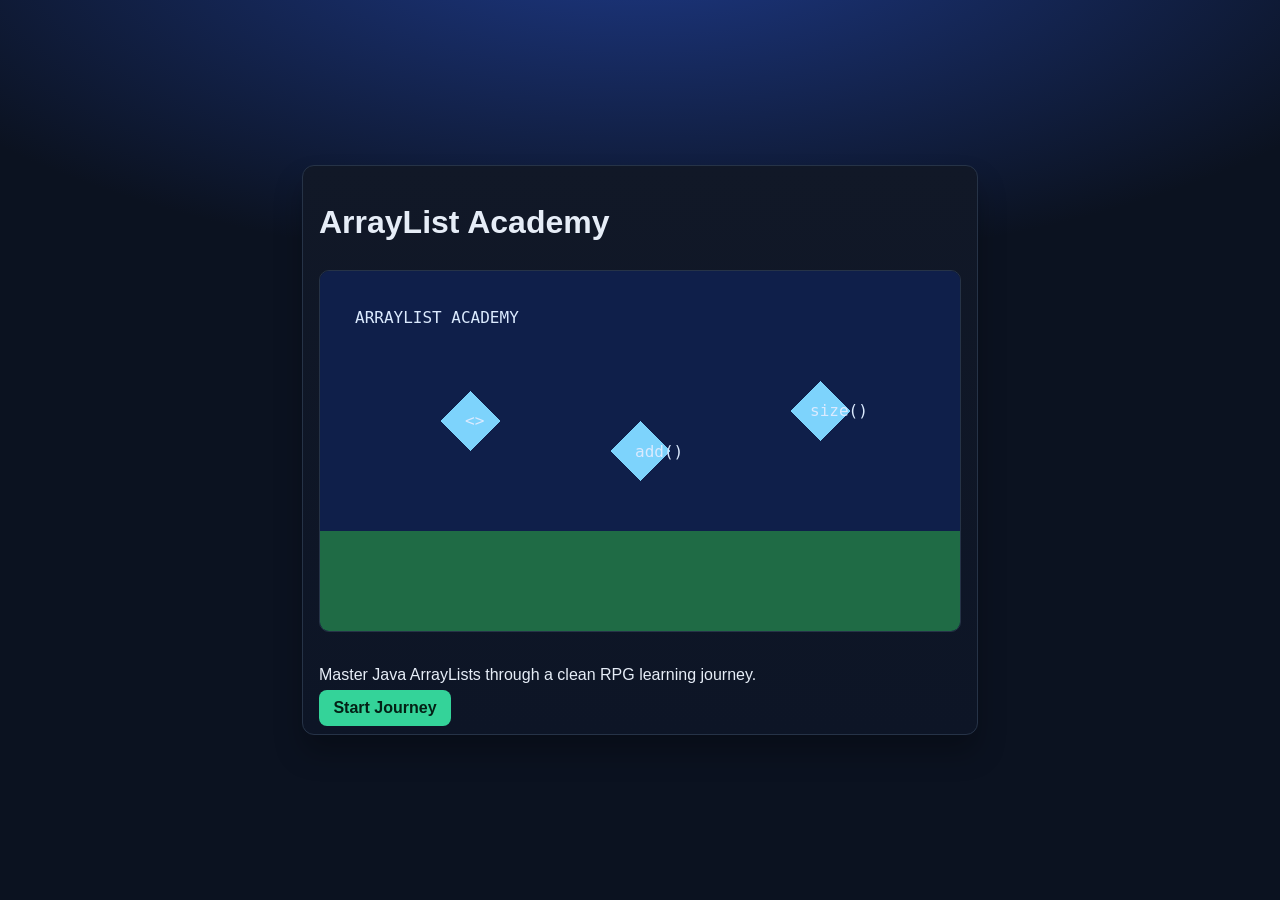
<file: index.html>
<!DOCTYPE html>
<html lang="en">
<head>
  <meta charset="UTF-8" />
  <meta name="viewport" content="width=device-width, initial-scale=1.0" />
  <title>ArrayList Academy</title>
  <link rel="stylesheet" href="css/style.css" />
</head>
<body class="menu-page">
  <main class="menu-card">
    <h1>ArrayList Academy</h1>
    <img src="assets/images/hero-banner.svg" alt="ArrayList Academy banner" class="hero-banner" />
    <p>Master Java ArrayLists through a clean RPG learning journey.</p>
    <a class="button" href="game.html">Start Journey</a>
  </main>
</body>
</html>
</file>
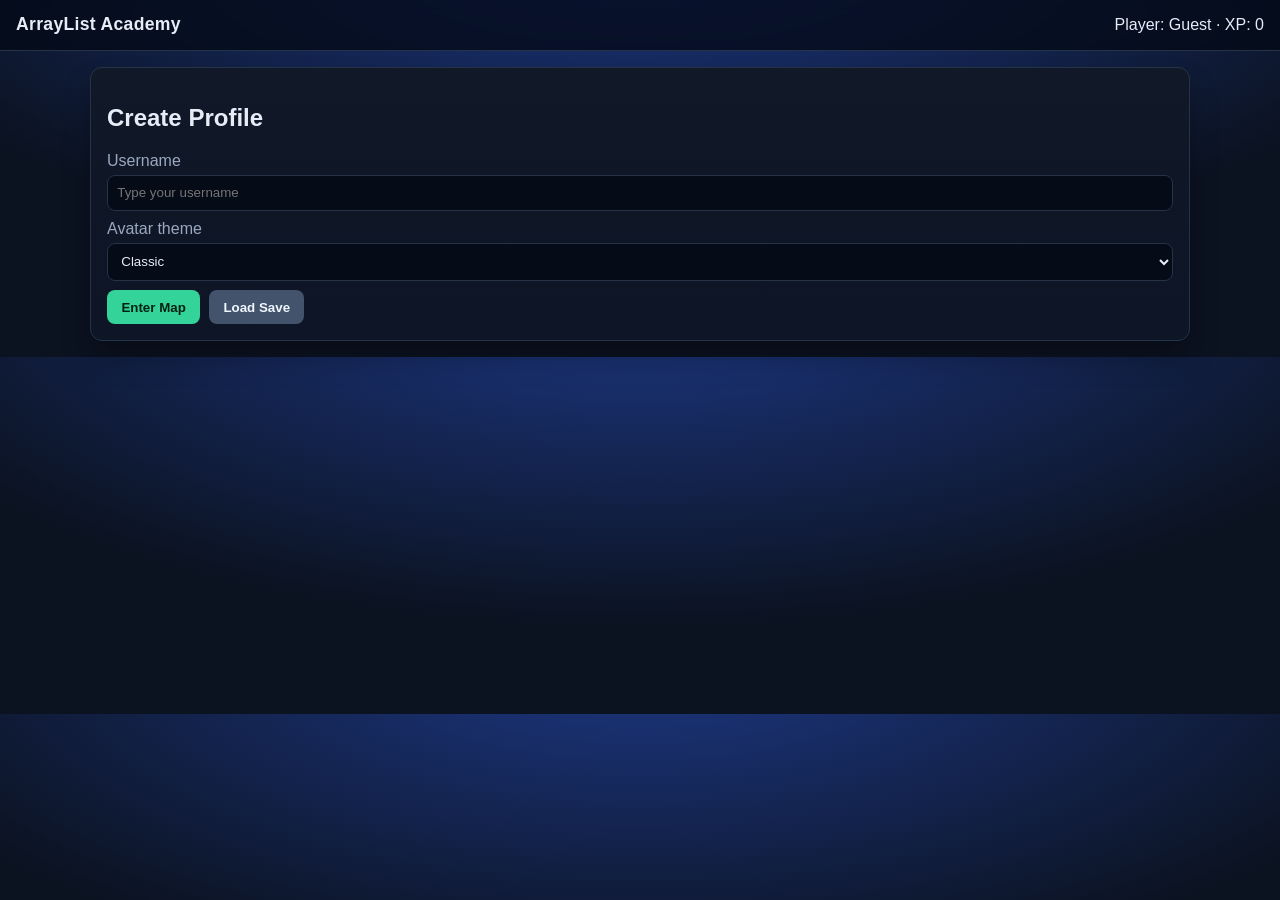
<file: game.html>
<!DOCTYPE html>
<html lang="en">
<head>
  <meta charset="UTF-8" />
  <meta name="viewport" content="width=device-width, initial-scale=1.0" />
  <title>ArrayList Academy | World Map</title>
  <link rel="stylesheet" href="css/style.css" />
</head>
<body>
  <header class="topbar">
    <h1>ArrayList Academy</h1>
    <div id="hud">Player: <span id="playerNameLabel">Guest</span> · XP: <span id="xpLabel">0</span></div>
  </header>

  <section id="setupPanel" class="panel container">
    <h2>Create Profile</h2>
    <label>Username <input id="username" type="text" placeholder="Type your username" maxlength="20" /></label>
    <label>Avatar theme
      <select id="avatarColor">
        <option value="none">Classic</option>
        <option value="hue-rotate(70deg)">Forest</option>
        <option value="hue-rotate(150deg)">Ocean</option>
        <option value="hue-rotate(280deg)">Royal</option>
      </select>
    </label>
    <div class="button-row">
      <button id="beginGame" class="button">Enter Map</button>
      <button id="loadSave" class="button alt">Load Save</button>
    </div>
  </section>

  <section id="mapSection" class="hidden container">
    <div class="controls">Move with <strong>W A S D</strong>. Reach a node to open a dedicated level screen.</div>
    <div id="map" tabindex="0" aria-label="Game map">
      <div id="trail"></div>
      <button class="npc" id="npc1" data-text="Welcome to Academy! Build your ArrayList fundamentals first."><img src="assets/characters/teacher-java.svg" alt="Java Teacher" /></button>
      <button class="npc" id="npc2" data-text="Advanced tip: clear code, puzzle, mini-game, quiz, and boss for max XP."><img src="assets/characters/teacher-boss.svg" alt="Boss Teacher" /></button>
      <div id="player"></div>
    </div>
    <div class="map-footer">
      <p id="npcText" class="info-text">Talk to teachers for hints.</p>
      <button id="saveGame" class="button">Save</button>
    </div>
  </section>

  <script src="data/levels.js"></script>
  <script src="js/main.js"></script>
</body>
</html>
</file>
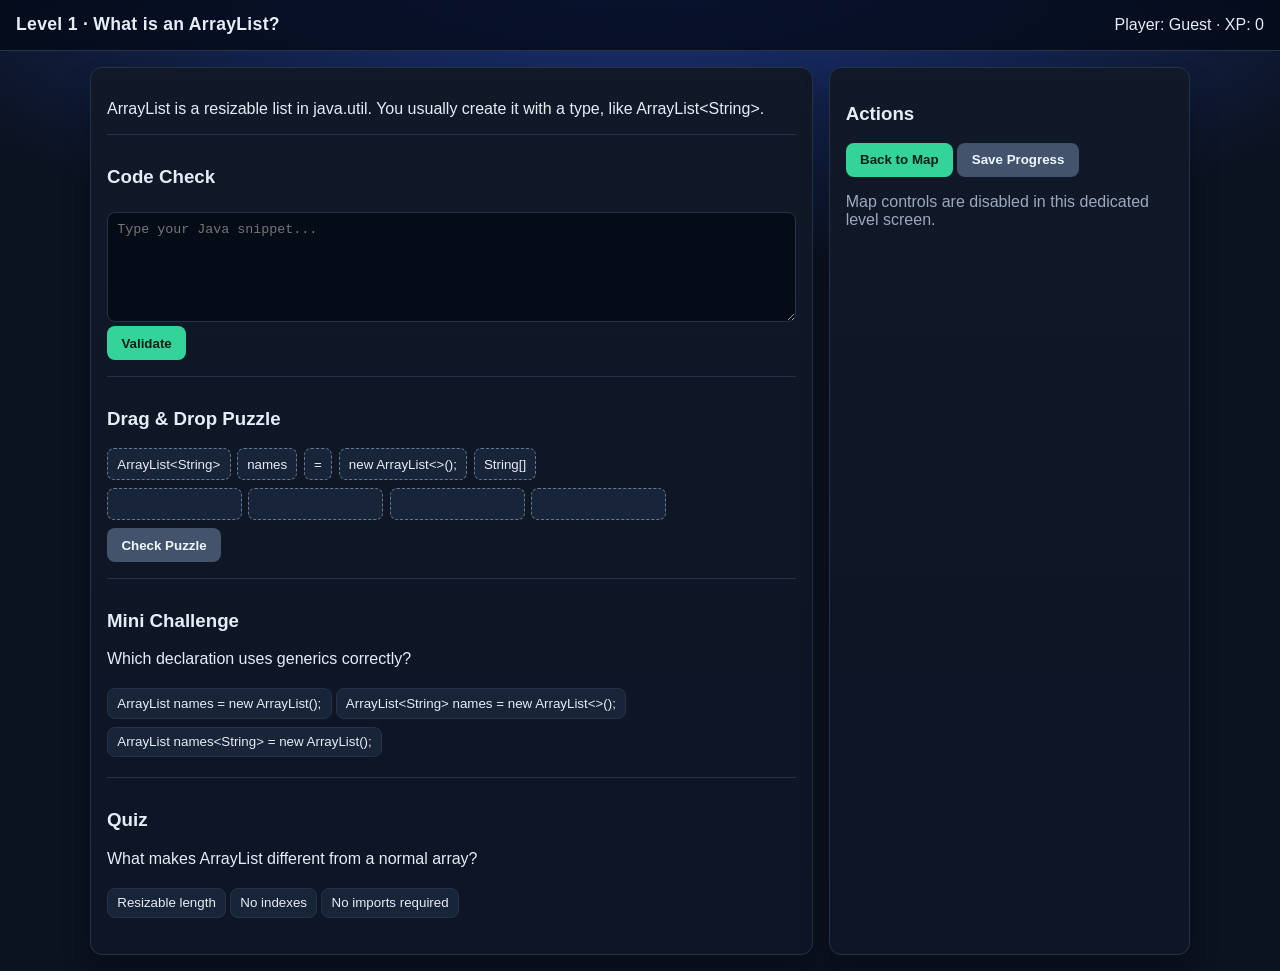
<file: level.html>
<!DOCTYPE html>
<html lang="en">
<head>
  <meta charset="UTF-8" />
  <meta name="viewport" content="width=device-width, initial-scale=1.0" />
  <title>ArrayList Academy | Level</title>
  <link rel="stylesheet" href="css/style.css" />
</head>
<body>
  <header class="topbar">
    <h1 id="levelHeader">Level</h1>
    <div id="hud">Player: <span id="playerNameLabel">Guest</span> · XP: <span id="xpLabel">0</span></div>
  </header>

  <main class="container level-layout">
    <section class="panel level-main">
      <p id="learnText"></p>

      <section>
        <h3>Code Check</h3>
        <textarea id="codeBox" rows="6" placeholder="Type your Java snippet..."></textarea>
        <button id="runCode" class="button">Validate</button>
        <p id="codeFeedback" class="info-text"></p>
      </section>

      <section>
        <h3>Drag & Drop Puzzle</h3>
        <div id="puzzleBank" class="token-row"></div>
        <div id="puzzleSlots" class="slot-row"></div>
        <button id="checkPuzzle" class="button alt">Check Puzzle</button>
        <p id="puzzleFeedback" class="info-text"></p>
      </section>

      <section>
        <h3>Mini Challenge</h3>
        <p id="miniGamePrompt"></p>
        <div id="miniGameOptions"></div>
        <p id="miniGameFeedback" class="info-text"></p>
      </section>

      <section>
        <h3>Quiz</h3>
        <p id="quizQuestion"></p>
        <div id="quizOptions"></div>
        <p id="quizFeedback" class="info-text"></p>
      </section>

      <section id="bossBattle" class="hidden">
        <h3>Boss Encounter</h3>
        <p><strong id="bossName"></strong> HP: <span id="bossHp"></span></p>
        <p id="bossPrompt"></p>
        <div id="bossOptions"></div>
        <p id="bossFeedback" class="info-text"></p>
      </section>
    </section>

    <aside class="panel level-side">
      <h3>Actions</h3>
      <button id="returnMap" class="button">Back to Map</button>
      <button id="saveGame" class="button alt">Save Progress</button>
      <p class="info-text">Map controls are disabled in this dedicated level screen.</p>
    </aside>
  </main>

  <script src="data/levels.js"></script>
  <script src="js/level.js"></script>
</body>
</html>
</file>
<file: css/style.css>
:root {
  color-scheme: dark;
  --bg: #0b1220;
  --panel: #111827;
  --line: #263347;
  --text: #e6edf7;
  --muted: #9aa9bf;
  --accent: #34d399;
  --accent-2: #60a5fa;
}

* { box-sizing: border-box; }
body {
  margin: 0;
  font-family: Inter, 'Segoe UI', Roboto, sans-serif;
  color: var(--text);
  background: radial-gradient(1200px 500px at 50% -80px, #1e3a8a 0%, var(--bg) 70%);
}

.container { width: min(1100px, 94vw); margin: 1rem auto; }
.hidden { display: none; }
.info-text { color: var(--muted); }

.topbar {
  display: flex;
  justify-content: space-between;
  align-items: center;
  padding: .9rem 1rem;
  border-bottom: 1px solid var(--line);
  background: rgba(3, 8, 20, .75);
  backdrop-filter: blur(4px);
}
.topbar h1 { margin: 0; font-size: 1.1rem; font-weight: 700; letter-spacing: .3px; }

.menu-page { min-height: 100vh; display: grid; place-items: center; }
.menu-card,
.panel {
  background: linear-gradient(180deg, #111827 0%, #0d1526 100%);
  border: 1px solid var(--line);
  border-radius: 12px;
  padding: 1rem;
  box-shadow: 0 18px 28px rgba(0, 0, 0, .25);
}

.hero-banner {
  width: 100%;
  border-radius: 10px;
  border: 1px solid var(--line);
  margin: .5rem 0 .85rem;
  image-rendering: pixelated;
}

label { display: block; margin: .55rem 0; color: var(--muted); }
input, select, textarea {
  width: 100%;
  margin-top: .35rem;
  background: #050b17;
  border: 1px solid var(--line);
  border-radius: 8px;
  color: var(--text);
  padding: .58rem;
}

.button-row { display: flex; gap: .55rem; flex-wrap: wrap; margin-top: .6rem; }
.button {
  border: none;
  border-radius: 8px;
  padding: .58rem .9rem;
  background: var(--accent);
  color: #032015;
  font-weight: 700;
  text-decoration: none;
  cursor: pointer;
}
.button.alt { background: #42536b; color: #eff6ff; }

.controls { color: var(--muted); margin: .25rem 0 .7rem; }
.controls strong { color: var(--text); }

#map {
  width: 100%;
  aspect-ratio: 16/9;
  border: 2px solid var(--line);
  border-radius: 12px;
  position: relative;
  overflow: hidden;
  background: url('../assets/images/map-background.svg') center/cover no-repeat;
}

#trail .node {
  position: absolute;
  width: 34px;
  height: 34px;
  border-radius: 50%;
  border: 2px solid #1a2432;
  background: #facc15;
  color: #1a1a1a;
  font-weight: 700;
}
#trail .node:disabled { background: #67768d; color: #e5edf8; }

#player {
  width: 48px;
  height: 48px;
  position: absolute;
  transform: translate(-16px, -24px);
  background: url('../assets/characters/player-spritesheet.svg') no-repeat;
  background-size: 144px 192px;
  image-rendering: pixelated;
}
#player.walk { animation: walk .35s steps(3) infinite; }
@keyframes walk { from { background-position-x: 0; } to { background-position-x: -144px; } }

.npc {
  position: absolute;
  width: 48px;
  height: 48px;
  border: none;
  background: transparent;
  transform: translate(-16px, -24px);
  cursor: pointer;
}
.npc img { width: 48px; height: 48px; image-rendering: pixelated; }
#npc1 { left: 250px; top: 390px; }
#npc2 { left: 760px; top: 210px; }

.map-footer {
  margin-top: .7rem;
  display: flex;
  justify-content: space-between;
  align-items: center;
  gap: .8rem;
}

.level-layout {
  display: grid;
  grid-template-columns: 2fr 1fr;
  gap: 1rem;
}
.level-main section {
  border-top: 1px solid var(--line);
  padding-top: .75rem;
  margin-top: .75rem;
}

.option {
  margin: .25rem .25rem .25rem 0;
  border: 1px solid var(--line);
  border-radius: 8px;
  background: #182437;
  color: var(--text);
  padding: .42rem .58rem;
}
.option:hover { border-color: var(--accent-2); }

.token-row, .slot-row {
  display: flex;
  flex-wrap: wrap;
  gap: .4rem;
  margin: .5rem 0;
}
.token,
.slot {
  border: 1px dashed #68788f;
  background: #182437;
  color: var(--text);
  border-radius: 7px;
  min-height: 2rem;
  padding: .4rem .58rem;
}
.slot { min-width: 135px; }
.slot.filled { border-style: solid; border-color: var(--accent); }

@media (max-width: 920px) {
  .level-layout { grid-template-columns: 1fr; }
}
</file>
